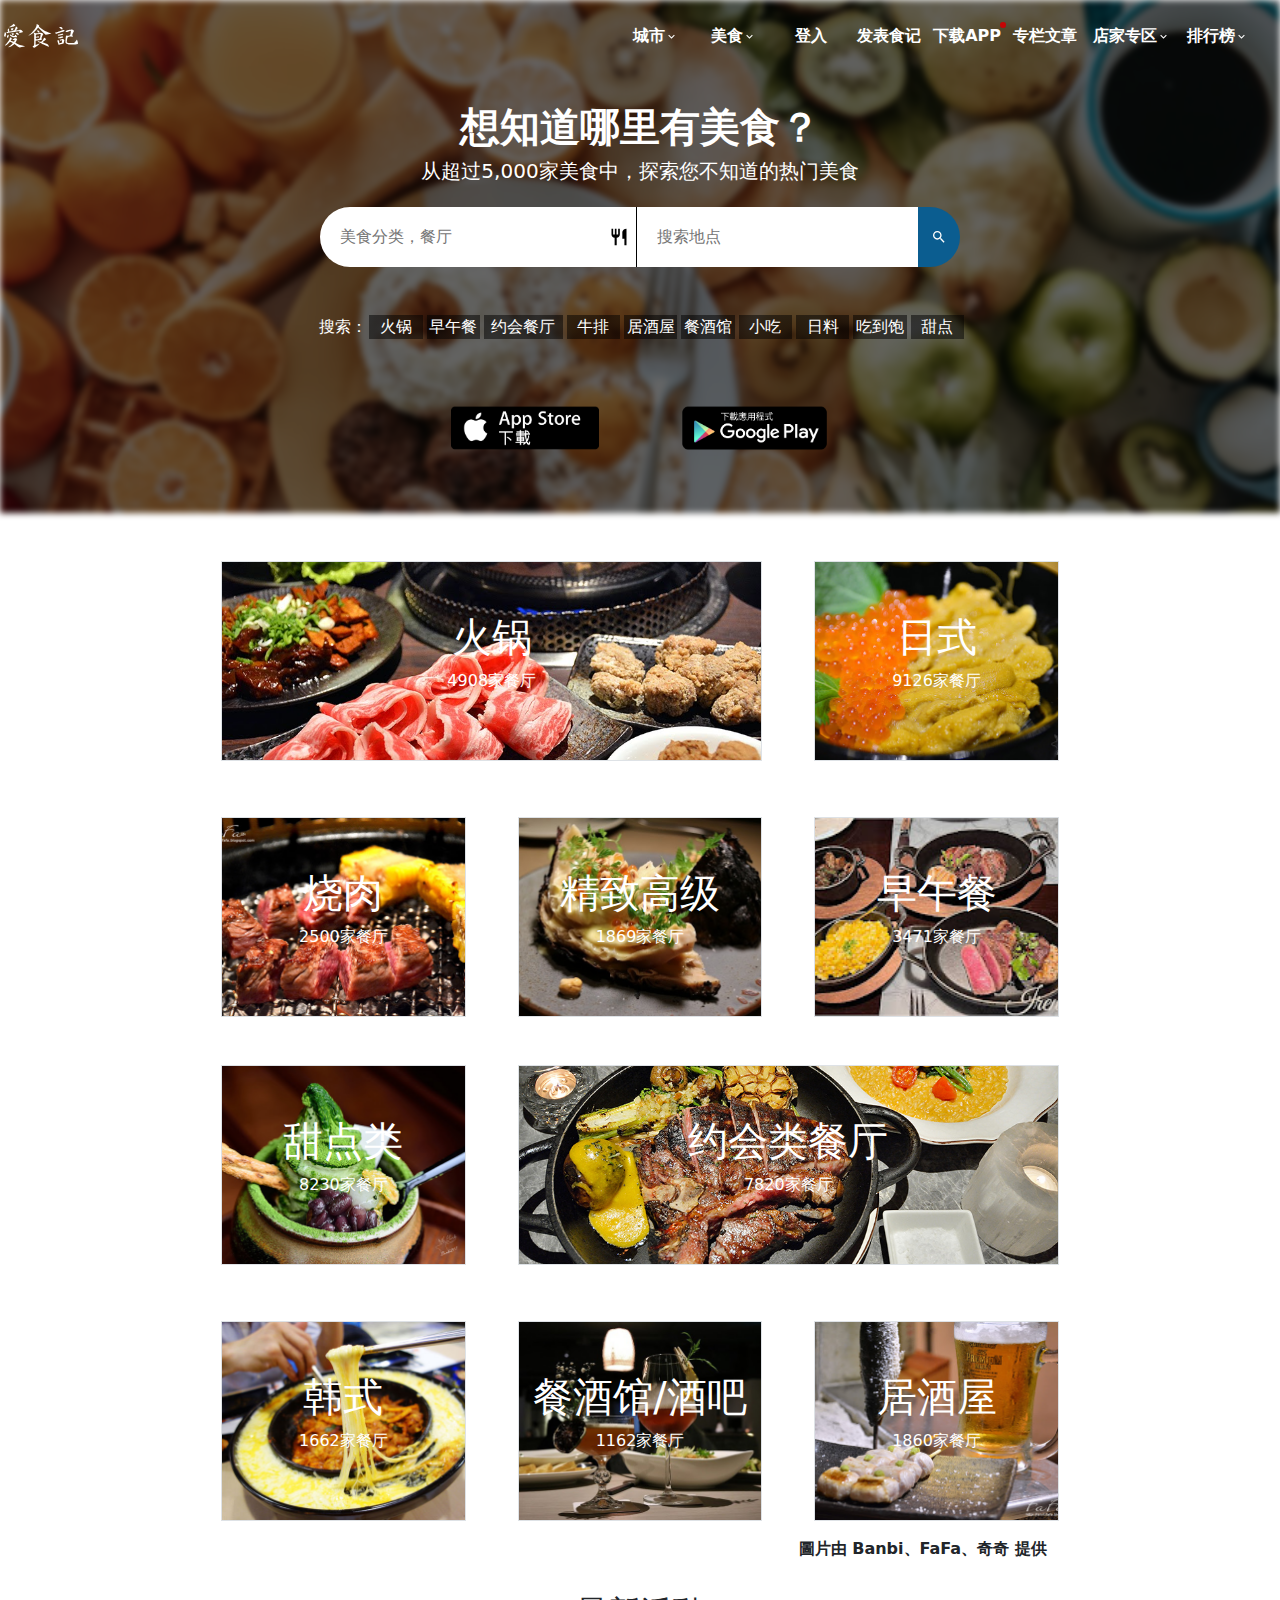
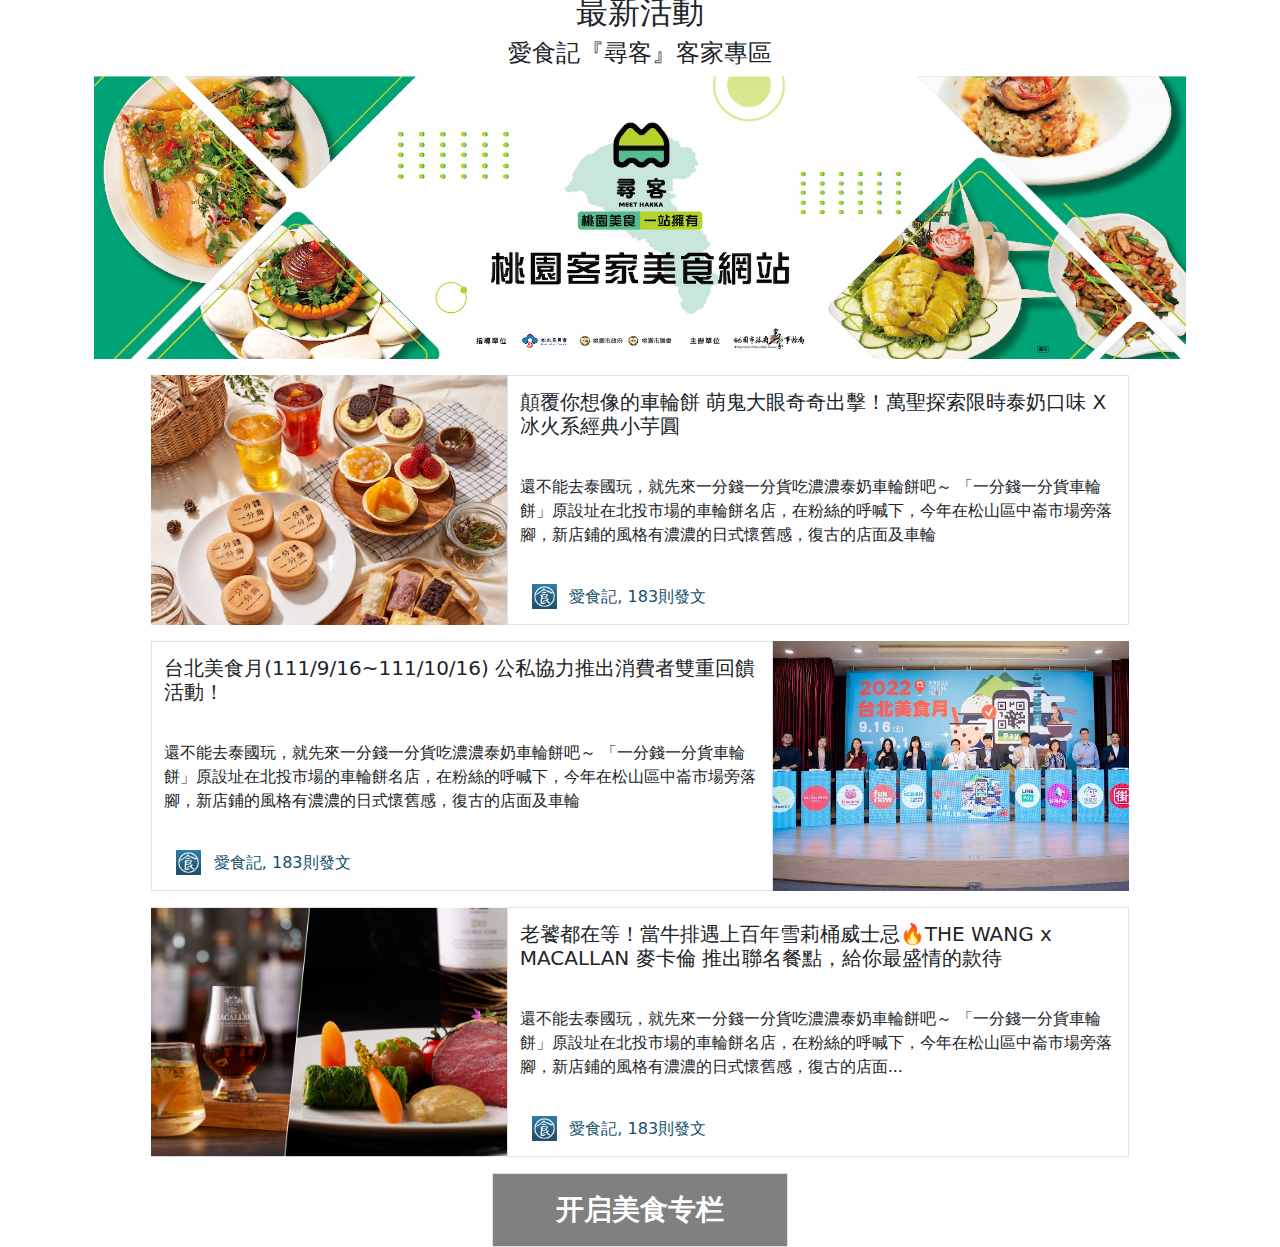
<file: index.html>
<!DOCTYPE html>
<html lang="en">
  <head>
    <meta charset="UTF-8" />
    <meta http-equiv="X-UA-Compatible" content="IE=edge" />
    <meta name="viewport" content="width=device-width, initial-scale=1.0" />
    <title>hello world</title>

    <!-- CSS -->
    <link
      href="https://cdn.jsdelivr.net/npm/bootstrap@5.1.1/dist/css/bootstrap.min.css"
      rel="stylesheet"
    />
    <link rel="stylesheet" href="./bootstrap-5.1.1-dist/css/bootstrap.css" />

    <style>
      header {
        width: 100%;
        height: 57vh;
        /* border: 1px white solid; */
      }
      .flur {
        /* background: url(images/headerfood.jpg); */
        position: relative;
      }
      .flur::before {
        content: "";
        display: block;
        width: 100%;
        height: 100%;
        bottom: 0;
        left: 0;
        right: 0;
        background: linear-gradient(rgba(0, 0, 0, 0.6), rgba(0, 0, 0, 0.6)),
          url(images/headerfood1.jpg);
        background-position: top center;
        filter: blur(3px);
        position: absolute;
        /* border: 2px solid white; */
      }
      .nav {
        position: absolute;
      }
      .columntitle {
        position: absolute;
        left: 0;
        top: 20%;
      }
      .menubutton:hover {
        background: linear-gradient(
          rgba(255, 255, 255, 0.5),
          rgba(255, 255, 255, 0.5)
        );
        cursor: pointer;
        border-radius: 10%;
      }
      .ifoodie-logo {
        fill: currentColor;
        color: white;
      }
      .icon-arrow-down {
        fill: currentColor;
        color: white;
      }
      .jss70 {
        fill: currentColor;
        color: white;
      }
      input {
        width: 90%;
        height: 60px;
        border: none;
      }
      input.front {
        padding-left: 20px;
        border-top-left-radius: 50px;
        border-bottom-left-radius: 50px;
      }
      input.back {
        padding-left: 20px;
      }

      .fork {
        width: 60px;
        height: 60px;
        border: none;
        border-right: 1px solid black;
        background-color: white;
      }
      .input-icon {
        width: 20px;
        height: 50px;
        fill: currentColor;
        color: black;
      }
      .search {
        width: 60px;
        height: 60px;
        background-color: #0b5d90;
        border-top-right-radius: 50px;
        border-bottom-right-radius: 50px;
        border-top-left-radius: 0px;
        border-bottom-left-radius: 0px;
      }
      .search-icon {
        width: 100%;
        height: 100%;
        fill: currentColor;
        color: white;
      }
      .label {
        background: linear-gradient(rgba(0, 0, 0, 0.5), rgba(0, 0, 0, 0.5));
      }
      .download {
        height: 100px;
      }
      img {
        width: 100%;
        height: 100%;
        object-fit: contain;
      }
      .downAPP {
        position: relative;
      }
      .downAPP::before {
        content: "";
        display: block;
        width: 6px;
        height: 6px;
        border-radius: 50%;
        margin-left: auto;
        /* border: 1px solid red; */
        background-color: rgb(165, 9, 9);
        position: absolute;
        top: 30%;
        right: 0;
      }

      .downAPP::after {
        content: "";
        display: block;
        width: 6px;
        height: 6px;
        border-radius: 50%;
        margin-left: auto;
        /* border: 1px solid blue; */
        background-color: rgba(255, 0, 0, 0.369);
        position: absolute;
        top: 30%;
        right: 0;
        animation: loading 2s linear infinite;
      }
      .downAPP2 {
        position: relative;
      }
      .downAPP2::before {
        content: "";
        display: block;
        width: 6px;
        height: 6px;
        border-radius: 50%;
        margin-left: auto;
        /* border: 1px solid red; */
        background-color: rgb(165, 9, 9);
        position: absolute;
        top: 20%;
        right: 10%;
      }

      .downAPP2::after {
        content: "";
        display: block;
        width: 6px;
        height: 6px;
        border-radius: 50%;
        margin-left: auto;
        /* border: 1px solid blue; */
        background-color: rgba(255, 0, 0, 0.369);
        position: absolute;
        top: 20%;
        right: 10%;
        animation: loading 2s linear infinite;
      }
      @keyframes loading {
        0% {
          transform: scale(0);
        }
        50% {
          transform: scale(4);
          opacity: 0.7;
        }
        100% {
          transform: scale(4);
          opacity: 0;
        }
      }
      /* .mymain {
        min-height: 800px;
      } */

      .pot {
        background: url(images/火锅.jpeg);
        background-size: cover;
        background-position: 50% 60%;
        color: white;
        height: 200px;
      }

      .pot:hover {
        background: linear-gradient(rgba(0, 0, 0, 0.5), rgba(0, 0, 0, 0.5)),
          url(images/火锅.jpeg);
        background-size: cover;
        background-position: 50% 60%;
      }
      .jf {
        background: url(images/日式.jpeg);
        background-size: cover;
        background-position: 50% 60%;
        color: white;
      }
      .jf:hover {
        background: linear-gradient(rgba(0, 0, 0, 0.5), rgba(0, 0, 0, 0.5)),
          url(images/日式.jpeg);
        background-size: cover;
        background-position: 50% 60%;
      }
      .sr {
        background: url(images/烧肉.jpeg);
        background-size: cover;
        background-position: 50% 60%;
        color: white;
      }
      .sr:hover {
        background: linear-gradient(rgba(0, 0, 0, 0.5), rgba(0, 0, 0, 0.5)),
          url(images/烧肉.jpeg);
        background-size: cover;
        background-position: 50% 60%;
        color: white;
      }
      .jzgj {
        background: url(images/精致高级.jpeg);
        background-size: cover;
        background-position: 50% 60%;
        color: white;
      }
      .jzgj:hover {
        background: linear-gradient(rgba(0, 0, 0, 0.5), rgba(0, 0, 0, 0.5)),
          url(images/精致高级.jpeg);
        background-size: cover;
        background-position: 50% 60%;
        color: white;
      }
      .zwc {
        background: url(images/food9.jpg);
        background-size: cover;
        background-position: 50% 60%;
        color: white;
      }
      .zwc:hover {
        background: linear-gradient(rgba(0, 0, 0, 0.5), rgba(0, 0, 0, 0.5)),
          url(images/food9.jpg);
        background-size: cover;
        background-position: 50% 60%;
        color: white;
      }
      .td {
        background: url(images/甜点.jpeg);
        background-size: cover;
        background-position: 50% 60%;
        color: white;
      }
      .td:hover {
        background: linear-gradient(rgba(0, 0, 0, 0.5), rgba(0, 0, 0, 0.5)),
          url(images/甜点.jpeg);
        background-size: cover;
        background-position: 50% 60%;
        color: white;
      }
      .yh {
        background: url(images/约会类餐厅.jpeg);
        background-size: cover;
        background-position: 50% 60%;
        color: white;
      }
      .yh:hover {
        background: linear-gradient(rgba(0, 0, 0, 0.5), rgba(0, 0, 0, 0.5)),
          url(images/约会类餐厅.jpeg);
        background-size: cover;
        background-position: 50% 60%;
        color: white;
      }
      .hs {
        background: url(images/韩式.jpeg);
        background-size: cover;
        background-position: 50% 60%;
        color: white;
      }
      .hs:hover {
        background: linear-gradient(rgba(0, 0, 0, 0.5), rgba(0, 0, 0, 0.5)),
          url(images/韩式.jpeg);
        background-size: cover;
        background-position: 50% 60%;
        color: white;
      }
      .cjg {
        background: url(images/餐酒馆.jpeg);
        background-size: cover;
        background-position: 50% 60%;
        color: white;
      }
      .cjg:hover {
        background: linear-gradient(rgba(0, 0, 0, 0.5), rgba(0, 0, 0, 0.5)),
          url(images/餐酒馆.jpeg);
        background-size: cover;
        background-position: 50% 60%;
        color: white;
      }
      .jjw {
        background: url(images/居酒屋.jpeg);
        background-size: cover;
        background-position: 50% 60%;
        color: white;
      }
      .jjw:hover {
        background: linear-gradient(rgba(0, 0, 0, 0.5), rgba(0, 0, 0, 0.5)),
          url(images/居酒屋.jpeg);
        background-size: cover;
        background-position: 50% 60%;
        color: white;
      }
      .activepic {
        object-fit: cover;
      }
      .text {
        color: #134f6c;
      }
      .morebar {
        aspect-ratio: 4/1;
        background-color: gray;
        color: white;
      }
      .morebar:hover {
        background-color: white;
        color: black;
      }
    </style>
  </head>

  <body>
    <header>
      <div class="container-fluid flur h-100 p-0">
        <div class="row nav col-12 justify-content-between" style="height: 8vh">
          <div
            class="logo col-4 col-md-1 h-100 d-flex justify-content-start align-items-center px-md-3"
          >
            <svg
              xmlns="http://www.w3.org/2000/svg"
              width="268"
              height="108"
              viewBox="0 0 253 83"
              class="ifoodie-logo w-100"
              alt="ifoodie.tw"
            >
              <path
                d="m43 74.5-7.4-6.2-3.2 3c-4.2 3.9-13 8.3-16.6 8.2-2.5 0-2.3-0.4 1.5-2.4 4.7-2.5 13.4-10.9 12.4-11.9-0.3-0.3-2.6-1.4-5-2.5l-4.4-1.9-4.9 5c-4.9 5.1-11.8 9.5-11.8 7.6 0-0.6 2-3 4.5-5.3C13.5 63.1 19.8 52.5 19.8 48.7c0-2.1 0.5-2.6 2.2-2 4.9 1.8 5.4 3 2.9 7.1l-2.4 3.9 5.6 2c5.3 1.9 5.7 1.9 6.8-0.3 1.9-3.6 1.5-4.6-1.8-4-4.6 0.9-5.3-2-0.9-3.6 2.1-0.7 3.8-1.8 3.8-2.5 0-1.7 2.9-1.3 6 0.8l2.8 1.9-3.1 6.2-3.1 6.2 7.5 3.8c4.1 2.1 11.2 4.6 15.7 5.5 4.5 0.9 8.5 2 8.8 2.4 0.6 0.6-8.1 2.6-17 4-2.3 0.4-5.1-1.1-10.6-5.7zm55.6 4.5c-0.8-1-1.3-2-1.4-2.8 0-0.5 0.2-0.7 3.3-1.7 0.5 0 1.3-0.4 1.5-1.5 0.4-2.4 0.4-7.9 0.4-20.6 0 0-0.2-8.6-0.1-12.9 0-3 0.1-3.2-0.1-4.4-0.2-1.2-0.3-1-1.1-2.3-0.4-0.6-0.1-2.1 0.9-2.1 1.1 0 2.7 0.8 2.7 0.8 4.4 1.2 16.1 0.7 18.9-0.8 1.8-1 3.2-0.7 6 1.3 0 0 4.1 2.1 3.6 3-0.5 0.9-3 5.7-3 5.7-3.3 6.5-3.8 9.5-1.8 10.7 2.6 1.6 1.1 2.9-4.4 3.6l-11.2 1.5-5.6 0.8 0 7.3 0 7.3 6.4-2.4c1.7-0.7 3.4-1.7 4.7-2.1 1.3-0.4 2.1-0.1 2.3 0.1 1.1 1.1-16.3 13.6-17.5 13.8-0.7 0.1-1.7-0.1-2.3-0.4-0.8-0.4-1.8-1.3-2.3-1.9zM119.4 50.7c2.1-0.8 2.9-2.6 3.9-8.7l1.2-7.7-4.7 0.8c-11.5 1.8-11.6 0.9-11.8 5.9-0.1 2.1-0.4 4.7 5.8 2 1-0.4 2.1-1.3 2.8-1 2.5 1.4 3.6 2.3 2.6 3.4-0.8 0.8-3.9 1.1-5.5 1.1-5.1 0-5.8 1.1-5.8 1.1 0 1.7-0.1 4.5 0.3 4.9 0.8 0.8 6.9-0.1 11.2-1.7zm13.3 19.2c-9.8-5-17.3-8-18.5-9.4-0.6-0.6 0.5-1.4 2.2-1.3 1.4 0.1 3.2 0.9 5.2 1.4 4.3 1.2 4.6 1 8.8-4.1 2.4-2.9 4.4-6.3 4.4-7.4 0-2.9 2.9-2.6 5.7 0.6 2.3 2.6 2.3 2.7-1.4 5.9-2.1 1.8-5.1 4.2-6.7 5.3-2.9 1.9-2.8 2 6.7 4.8 8.8 2.6 9.9 3.3 11.5 7.2 1 2.4 1.6 4.9 1.4 5.5-0.2 0.7-8.9-3.2-19.4-8.6zm50-5.7c-2.3-7.7-2.3-7.8 0.1-8.2 2.9-0.5 4.5 1.7 4.5 6.5 0 3.4 0.3 3.5 4 2.8 4.7-0.9 4.2-0.4 5.2-5.5 0.8-4.4 0.6-4.7-2.9-2.8-1.7 0.9-2.7 0.7-3.8-0.6-1.2-1.5-1.2-1.9 0.2-2.3 0.9-0.2 3.5-1 5.6-1.7 3.1-1 4.5-0.8 6.8 0.9 2.6 1.9 2.7 2.6 1.5 5.8-0.8 2-1.3 4.7-1.1 6 0.2 2.1-0.8 2.6-7.2 3.4-4.1 0.5-7.7 1.5-7.9 2.2-1 3-2.7 0.7-4.8-6.6zm36.5 5.8c-5.4-1.3-9.5-2-10.6-5.4-0.6-2.1 0.7-23.8 1.9-25 0.3-0.3 1.1 0 1.8 0.7 0.9 0.9 3 0.9 6.8 0 5.4-1.2 5.5-1.3 6.7-8.2 0.7-3.8 1-7.4 0.7-7.9-0.3-0.5-3.6 0.3-7.4 1.7-7 2.6-10.5 2.5-10.5-0.4 0-1 4.2-2.6 10.7-4.2 10.3-2.5 10.8-2.5 14.4-0.3 2 1.2 3.7 2.5 3.7 2.8 0 0.3-1.5 3.5-3.3 7-2.7 5.4-3 7-1.9 9.5 2 4.3 1.9 4.4-2.8 3.5-2.3-0.4-6.5-0.2-9.2 0.6-5 1.4-5.1 1.4-6.6 9.6-1.2 6.3-1.2 8.5-0.1 9.7 2.1 2.1 21.2 2.6 25.1 0.6 1.7-0.9 4.2-3.7 5.4-6.3 1.3-2.6 2.8-4.4 3.3-4.1 0.6 0.3 1.7 3.5 2.5 7 1.2 4.8 1.2 6.7 0.1 7.8-1.5 1.5-25.9 2.5-30.7 1.3zM183.1 48.5c-0.9-1.1-0.7-1.3 0.8-1.8 4-1.4 13.5-4.7 14.1-4.1 0.9 0.8 3.7 3.2 2 4.1-1.2 0.6-3.8 0.9-6.2 1.4-8.8 1.8-9.8 1.8-10.8 0.4zM10.4 45.2c-0.6-2.5-0.2-4 1.8-6 3.4-3.4 4.5-2.2 3.1 3.6-1.3 5.7-3.8 6.8-4.9 2.3zm13.6-2.6c-2.2-1.8-4.1-4-4.1-4.9 0-1.4 0.9-1.2 4.1 0.6 2.2 1.3 5.9 2.7 8.2 3.2 3.5 0.7 4.2 0.5 4.8-1.8 0.4-1.4 1.1-2.6 1.7-2.6 1.6 0 6.2 6.4 5.5 7.6-0.4 0.6-4.2 1.1-8.4 1.1-6.4 0-8.4-0.6-11.8-3.2zm-22.8 0.1c-1.3-1.5-1.2-3.1 0.2-8.3 1.7-6.1 1.9-6.3 4-4.2 1.6 1.6 2 3.3 1.4 6.1-1.8 9-2.7 9.9-5.6 6.4zM86.1 37.6C98.6 27.7 112.2 8.9 110.3 3.9c-0.9-2.5 3.2-2.4 6.9 0.2 2.1 1.5 2.5 2.4 1.5 3.6-1 1.2 0.5 3.1 6.5 7.9 10 8 17.3 11.8 27.6 14.6 4.5 1.2 8 2.6 7.7 3.1-0.3 0.5-4.8 1.6-10 2.5l-9.4 1.6-12.7-12.3-12.7-12.3-2.6 3.7c-7.6 10.6-20.6 21.4-28.3 23.6-2.7 0.8-2.6 0.4 1.2-2.5zm96.4 1.6c-1.1-1.3-0.2-2 4.5-3.2 10.3-2.7 12.5-2.9 13.4-1.4 1.3 2.1 0.5 2.5-7.7 4.5-9.1 2.2-8.6 2.2-10.3 0.2zM28.2 37.4c-1.2-1.3-2.1-3.3-2.1-4.5 0-1.8 0.5-1.9 2.5-0.8 1.4 0.7 3.1 1 3.8 0.6 1.8-1.1 1.5 2.3-0.4 4.9-1.5 2.1-1.7 2.1-3.7-0.2zm15-2c-4.3-3.6-4.3-4.6 0.1-4.6 4 0 6.5 2 6.5 5.3 0 3-2.4 2.8-6.6-0.7zM174.4 32.3c-2-2.2-1.8-2.4 4.3-3.8 3.5-0.8 9.9-2.9 14.3-4.7 6.4-2.6 8.5-2.9 10.6-1.8 4.2 2.2 2.4 3.9-7 6.3-4.8 1.2-11.2 3.1-14.2 4.2-6.6 2.4-5.6 2.4-8.1-0.3zM8.7 30.4c-1.1-1.4-0.7-1.9 2.4-2.5 3.4-0.7 3.6-1 2.3-3.2-1.2-1.9-1.2-3.2-0.1-5.7 2.2-4.9 4-3.9 4 2.2l0 5.4 7.8-1.2c4.3-0.7 8.5-1.7 9.3-2.4 0.8-0.6 2.5-3.8 3.7-7 2.8-7.5 2.5-7.3 5.5-4.6 3.3 3 3.2 4.2-0.8 8.3l-3.3 3.5 6.8-0.8c3.7-0.4 7.9-1.3 9.2-2 2-1 3-0.5 5.9 2.9 1.9 2.3 3.2 4.5 2.9 5-0.3 0.5-2.4 1.2-4.6 1.6-2.3 0.4-5.2 1.1-6.5 1.6-2.5 1-2.5 1.1 0-5C54 24.3 47.2 25 26.5 29.1 8.4 32.6 10.5 32.5 8.7 30.4ZM114.2 27.1c-4.2-4.4-3.8-5.3 1.7-4.2 3.3 0.7 3.9 1.4 3.9 4.4 0 4.6-1.1 4.5-5.6-0.1zM24.9 20.9c-2.4-4.4-1.6-5.9 3.1-5.8 2.4 0.1 4.4 0.3 4.4 0.5 0 0.2-0.9 2-1.9 4.1-2.2 4.3-3.7 4.6-5.5 1.3zM191.4 16.3c-4.9-3.9-5.2-5.5-0.9-5.5 4.9 0 8 2.2 8 5.7 0 3.9-2.1 3.9-7.2-0.1zM17.4 11.5c0-0.3 2.8-2 6.3-3.8 3.5-1.8 6.7-4.4 7.3-5.8 0.9-2.6 1-2.5 4.6 0.6 4.6 4 3.7 4.9-7.2 7.6-8.8 2.2-11 2.4-11 1.4z"
              ></path>
            </svg>
          </div>
          <div
            class="menu col-9 h-100 d-none d-md-flex justify-content-end text-center align-items-center"
          >
            <div
              class="col-1 menubutton h-100 d-flex align-items-center justify-content-center fw-bold text-white"
            >
              城市<svg
                class="jss70 icon-arrow-down col-2"
                focusable="false"
                viewBox="0 0 24 24"
                aria-hidden="true"
                role="presentation"
              >
                <path
                  d="M7.41 8.59L12 13.17l4.59-4.58L18 10l-6 6-6-6 1.41-1.41z"
                ></path>
                <path fill="none" d="M0 0h24v24H0V0z"></path>
              </svg>
            </div>
            <div
              class="col-1 menubutton h-100 d-flex align-items-center justify-content-center fw-bold text-white"
            >
              美食<svg
                class="jss70 icon-arrow-down col-2"
                focusable="false"
                viewBox="0 0 24 24"
                aria-hidden="true"
                role="presentation"
              >
                <path
                  d="M7.41 8.59L12 13.17l4.59-4.58L18 10l-6 6-6-6 1.41-1.41z"
                ></path>
                <path fill="none" d="M0 0h24v24H0V0z"></path>
              </svg>
            </div>
            <div
              class="col-1 menubutton h-100 d-flex align-items-center justify-content-center fw-bold text-white"
            >
              登入
            </div>
            <div
              class="col-1 menubutton h-100 d-flex align-items-center justify-content-center fw-bold text-white"
            >
              发表食记
            </div>
            <div
              class="col-1 menubutton h-100 d-flex align-items-center justify-content-center fw-bold text-white downAPP"
            >
              下载APP
            </div>
            <div
              class="col-1 menubutton h-100 d-flex align-items-center justify-content-center fw-bold text-white"
            >
              专栏文章
            </div>
            <div
              class="col-1 menubutton ms-2 h-100 d-flex align-items-center justify-content-center fw-bold text-white"
            >
              店家专区<svg
                class="jss70 icon-arrow-down col-2"
                focusable="false"
                viewBox="0 0 24 24"
                aria-hidden="true"
                role="presentation"
              >
                <path
                  d="M7.41 8.59L12 13.17l4.59-4.58L18 10l-6 6-6-6 1.41-1.41z"
                ></path>
                <path fill="none" d="M0 0h24v24H0V0z"></path>
              </svg>
            </div>
            <div
              class="col-1 ms-2 menubutton h-100 d-flex align-items-center justify-content-center fw-bold text-white"
            >
              排行榜<svg
                class="jss70 icon-arrow-down col-2"
                focusable="false"
                viewBox="0 0 24 24"
                aria-hidden="true"
                role="presentation"
              >
                <path
                  d="M7.41 8.59L12 13.17l4.59-4.58L18 10l-6 6-6-6 1.41-1.41z"
                ></path>
                <path fill="none" d="M0 0h24v24H0V0z"></path>
              </svg>
            </div>
          </div>

          <div class="minimenu col-8 d-flex d-md-none justify-content-end">
            <div
              class="col-5 col-md-1 menubutton h-100 d-flex align-items-center justify-content-center text-white downAPP2"
            >
              下载APP
            </div>
            <svg
              class="jss70 col-2"
              focusable="false"
              viewBox="0 0 24 24"
              aria-hidden="true"
              role="presentation"
            >
              <path fill="none" d="M0 0h24v24H0z"></path>
              <path d="M3 18h18v-2H3v2zm0-5h18v-2H3v2zm0-7v2h18V6H3z"></path>
            </svg>
          </div>
        </div>

        <div
          class="columntitle d-flex flex-column col-12 align-items-center justify-content-start"
        >
          <div class="title col-12 col-md-6 text-center text-white">
            <h1 class="fs-1 fw-bold">想知道哪里有美食？</h1>
          </div>
          <div class="minititle col-12 col-md-6 text-center text-white mb-md-3">
            <h5 class="">从超过5,000家美食中，探索您不知道的热门美食</h5>
          </div>
          <div
            class="searchbar col-12 col-md-6 d-flex justify-content-center mb-3 mb-md-5"
          >
            <input
              type="text"
              placeholder="美食分类，餐厅"
              class="text-muted front"
              style="outline: none"
            /><button class="fork">
              <svg
                class="jss70 input-icon restaurant-icon"
                focusable="false"
                viewBox="0 0 24 24"
                aria-hidden="true"
                role="presentation"
              >
                <path
                  d="M11 9H9V2H7v7H5V2H3v7c0 2.12 1.66 3.84 3.75 3.97V22h2.5v-9.03C11.34 12.84 13 11.12 13 9V2h-2v7zm5-3v8h2.5v8H21V2c-2.76 0-5 2.24-5 4z"
                ></path>
                <path fill="none" d="M0 0h24v24H0z"></path>
              </svg>
            </button>

            <input
              type="text"
              placeholder="搜索地点"
              class="back"
              style="outline: none"
            /><button class="search btn">
              <svg
                class="jss70 search-icon"
                focusable="false"
                viewBox="0 0 24 24"
                aria-hidden="true"
                role="presentation"
              >
                <path
                  d="M15.5 14h-.79l-.28-.27C15.41 12.59 16 11.11 16 9.5 16 5.91 13.09 3 9.5 3S3 5.91 3 9.5 5.91 16 9.5 16c1.61 0 3.09-.59 4.23-1.57l.27.28v.79l5 4.99L20.49 19l-4.99-5zm-6 0C7.01 14 5 11.99 5 9.5S7.01 5 9.5 5 14 7.01 14 9.5 11.99 14 9.5 14z"
                ></path>
                <path fill="none" d="M0 0h24v24H0z"></path>
              </svg>
            </button>
          </div>
          <div
            class="searchlabel d-none d-md-flex col-6 justify-content-center mb-md-5"
          >
            <div class="col-md-1 flex-grow-1 text-center text-white">
              搜索：
            </div>
            <div class="col-md-1 label flex-grow-1 text-center text-white">
              火锅
            </div>
            <div class="col-md-1 label flex-grow-1 text-center text-white ms-1">
              早午餐
            </div>
            <div
              class="col-july label ms-1 flex-grow-1 text-center text-white ms-1"
            >
              约会餐厅
            </div>
            <div class="col-md-1 label flex-grow-1 text-center text-white ms-1">
              牛排
            </div>
            <div class="col-md-1 label flex-grow-1 text-center text-white ms-1">
              居酒屋
            </div>
            <div class="col-md-1 label flex-grow-1 text-center text-white ms-1">
              餐酒馆
            </div>
            <div class="col-md-1 label flex-grow-1 text-center text-white ms-1">
              小吃
            </div>
            <div class="col-md-1 label flex-grow-1 text-center text-white ms-1">
              日料
            </div>
            <div class="col-md-1 label flex-grow-1 text-center text-white ms-1">
              吃到饱
            </div>
            <div class="col-md-1 label flex-grow-1 text-center text-white ms-1">
              甜点
            </div>
          </div>

          <div class="row col-12 d-flex d-md-none">
            <div class="col-2 flex-grow-1 text-center text-white">搜索：</div>
            <div class="col-2 label flex-grow-1 text-center text-white mb-1">
              火锅
            </div>
            <div
              class="col-3 label flex-grow-1 text-center text-white ms-2 mb-1"
            >
              早午餐
            </div>
            <div
              class="col-3 label ms-1 flex-grow-1 text-center text-white ms-2 mb-1"
            >
              约会餐厅
            </div>
          </div>
          <div class="row col-12 d-flex d-md-none">
            <div
              class="col-2 label flex-grow-1 text-center text-white ms-2 mb-1"
            >
              牛排
            </div>
            <div
              class="col-3 label flex-grow-1 text-center text-white ms-2 mb-1"
            >
              居酒屋
            </div>
            <div
              class="col-3 label flex-grow-1 text-center text-white ms-2 mb-1"
            >
              餐酒馆
            </div>
            <div
              class="col-2 label flex-grow-1 text-center text-white ms-2 mb-1"
            >
              小吃
            </div>
            <div
              class="col-2 label flex-grow-1 text-center text-white ms-2 mb-1"
            >
              日料
            </div>
            <div
              class="col-2 label flex-grow-1 text-center text-white ms-2 mb-1"
            >
              吃到饱
            </div>
            <div
              class="col-1 label flex-grow-1 text-center text-white ms-2 mb-1"
            >
              甜点
            </div>
          </div>
          <div class="row col-12 d-flex d-md-none"></div>
          <div
            class="download d-flex justify-content-center col-12 col-md-6 mt-md-3"
            style="height: 50px"
          >
            <div class="col-5 col-md-4 h-100 me-3">
              <img src="images/apple.png" alt="" />
            </div>
            <div class="col-5 col-md-4 h-100">
              <img src="images/googleplay.png" alt="" />
            </div>
          </div>
        </div>
      </div>
    </header>
    <main>
      <div
        class="container col-12 col-md-8 mymain px-2 d-flex flex-column align-items-center"
      >
        <div class="row col-12 justify-content-between mt-2 mt-md-5">
          <div
            class="col-12 col-md-sp1 border justify-content-center d-flex flex-column align-items-center pot"
          >
            <h1>火锅</h1>
            <p>4908家餐厅</p>
          </div>
          <div
            class="col-12 col-md-sp2 border justify-content-center d-flex flex-column align-items-center jf mt-2 mt-md-0"
            style="height: 200px"
          >
            <h1>日式</h1>
            <p>9126家餐厅</p>
          </div>
        </div>
        <div class="row col-12 justify-content-between mt-md-6">
          <div
            class="col-12 col-md-sp2 border justify-content-center d-flex flex-column align-items-center sr mt-2 mt-md-0"
            style="height: 200px"
          >
            <h1>烧肉</h1>
            <p>2500家餐厅</p>
          </div>
          <div
            class="col-12 col-md-sp2 border justify-content-center d-flex flex-column align-items-center jzgj mt-2 mt-md-0"
            style="height: 200px"
          >
            <h1>精致高级</h1>
            <p>1869家餐厅</p>
          </div>
          <div
            class="col-12 col-md-sp2 border justify-content-center d-flex flex-column align-items-center zwc mt-2 mt-md-0"
            style="height: 200px"
          >
            <h1>早午餐</h1>
            <p>3471家餐厅</p>
          </div>
        </div>

        <div class="row col-12 justify-content-between mt-md-5">
          <div
            class="col-12 col-md-sp2 border justify-content-center d-flex flex-column align-items-center td mt-2 mt-md-0"
            style="height: 200px"
          >
            <h1>甜点类</h1>
            <p>8230家餐厅</p>
          </div>
          <div
            class="col-12 col-md-sp1 border justify-content-center d-flex flex-column align-items-center yh mt-2 mt-md-0"
            style="height: 200px"
          >
            <h1>约会类餐厅</h1>
            <p>7820家餐厅</p>
          </div>
        </div>
        <div class="row col-12 justify-content-between mt-md-6">
          <div
            class="col-12 col-md-sp2 border justify-content-center d-flex flex-column align-items-center hs mt-2 mt-md-0"
            style="height: 200px"
          >
            <h1>韩式</h1>
            <p>1662家餐厅</p>
          </div>
          <div
            class="col-12 col-md-sp2 border justify-content-center d-flex flex-column align-items-center cjg mt-2 mt-md-0"
            style="height: 200px"
          >
            <h1>餐酒馆/酒吧</h1>
            <p>1162家餐厅</p>
          </div>
          <div
            class="col-12 col-md-sp2 border justify-content-center d-flex flex-column align-items-center jjw mt-2 mt-md-0"
            style="height: 200px"
          >
            <h1>居酒屋</h1>
            <p>1860家餐厅</p>
          </div>
        </div>
        <div class="row col=12 col-md-12 justify-content-end mt-md-3">
          <p class="fw-bold text-end">圖片由 Banbi、FaFa、奇奇 提供</p>
        </div>
      </div>
    </main>
    <main>
      <div
        class="container d-flex flex-column align-items-center col-12 px-0 mt-3"
      >
        <div class="row col-12">
          <div class="d-flex flex-column text-center">
            <h2>最新活動</h2>
            <h4>愛食記『尋客』客家專區</h4>
          </div>
        </div>
      </div>
      <div class="container">
        <div class="row h-100">
          <img class="h-100" src="images/active.jpg" alt="" />
        </div>
      </div>
      <div class="container px-0 mt-3 col-12 col-md-10">
        <div class="row col-12 col-md-12 justify-content-center mx-0">
          <div class="col-12 col-md-4 px-0" style="height: 250px">
            <img
              class="col-12 activepic h-100 d-flex justify-content-center"
              src="images/clb.jpg"
              alt=""
            />
          </div>
          <div
            class="col-12 col-md-7 border d-flex flex-column justify-content-around mt-3 mt-md-0"
            style="height: 250px"
          >
            <h5 class="col-12">
              顛覆你想像的車輪餅 萌鬼大眼奇奇出擊！萬聖探索限時泰奶口味 X
              冰火系經典小芋圓
            </h5>
            <p class="col-12 mb-0 mb-md-2">
              還不能去泰國玩，就先來一分錢一分貨吃濃濃泰奶車輪餅吧～
              「一分錢一分貨車輪餅」原設址在北投市場的車輪餅名店，在粉絲的呼喊下，今年在松山區中崙市場旁落腳，新店鋪的風格有濃濃的日式懷舊感，復古的店面及車輪
            </p>
            <p class="col-12 d-flex align-items-center mb-0 text">
              <img
                class="col-1 col-md-1"
                src="images/食.png"
                alt=""
                style="height: 25px"
              />
              愛食記, 183則發文
            </p>
          </div>
        </div>
      </div>
      <div class="container px-0 mt-3 col-12 col-md-10">
        <div class="row col-12 col-md-12 justify-content-center mx-0">
          <div
            class="col-12 col-md-4 px-0 order-0 order-md-1"
            style="height: 250px"
          >
            <img
              class="col-12 activepic h-100 d-flex justify-content-center"
              src="images/action2.jpg"
              alt=""
            />
          </div>
          <div
            class="col-12 col-md-7 border d-flex flex-column justify-content-around mt-3 mt-md-0"
            style="height: 250px"
          >
            <h5 class="col-12">
              台北美食月(111/9/16~111/10/16) 公私協力推出消費者雙重回饋活動！
            </h5>
            <p class="col-12 mb-0 mb-md-2">
              還不能去泰國玩，就先來一分錢一分貨吃濃濃泰奶車輪餅吧～
              「一分錢一分貨車輪餅」原設址在北投市場的車輪餅名店，在粉絲的呼喊下，今年在松山區中崙市場旁落腳，新店鋪的風格有濃濃的日式懷舊感，復古的店面及車輪
            </p>
            <p class="col-12 d-flex align-items-center mb-0 text">
              <img
                class="col-1 col-md-1"
                src="images/食.png"
                alt=""
                style="height: 25px"
              />
              愛食記, 183則發文
            </p>
          </div>
        </div>
      </div>
      <div class="container px-0 mt-3 col-12 col-md-10">
        <div class="row col-12 col-md-12 justify-content-center mx-0">
          <div class="col-12 col-md-4 px-0" style="height: 250px">
            <img
              class="col-12 activepic h-100 d-flex justify-content-center"
              src="images/action3.jpg"
              alt=""
            />
          </div>
          <div
            class="col-12 col-md-7 border d-flex flex-column justify-content-around mt-3 mt-md-0"
            style="height: 250px"
          >
            <h5 class="col-12">
              老饕都在等！當牛排遇上百年雪莉桶威士忌🔥THE WANG x MACALLAN 麥卡倫
              推出聯名餐點，給你最盛情的款待
            </h5>
            <p class="col-12 mb-0 mb-md-2">
              還不能去泰國玩，就先來一分錢一分貨吃濃濃泰奶車輪餅吧～
              「一分錢一分貨車輪餅」原設址在北投市場的車輪餅名店，在粉絲的呼喊下，今年在松山區中崙市場旁落腳，新店鋪的風格有濃濃的日式懷舊感，復古的店面...
            </p>
            <p class="col-12 d-flex align-items-center mb-0 text">
              <img
                class="col-1 col-md-1"
                src="images/食.png"
                alt=""
                style="height: 25px"
              />
              愛食記, 183則發文
            </p>
          </div>
        </div>
      </div>
    </main>
    <main>
      <div class="container col-12 col-md-6 mt-3 d-flex justify-content-center">
        <div
          class="row border col-6 morebar d-flex justify-content-center align-items-center fw-bold fs-3"
        >
          开启美食专栏
        </div>
      </div>
    </main>

    <!-- JavaScript  -->
    <script src="https://cdn.jsdelivr.net/npm/bootstrap@5.1.1/dist/js/bootstrap.bundle.min.js"></script>
  </body>
</html>
</file>
